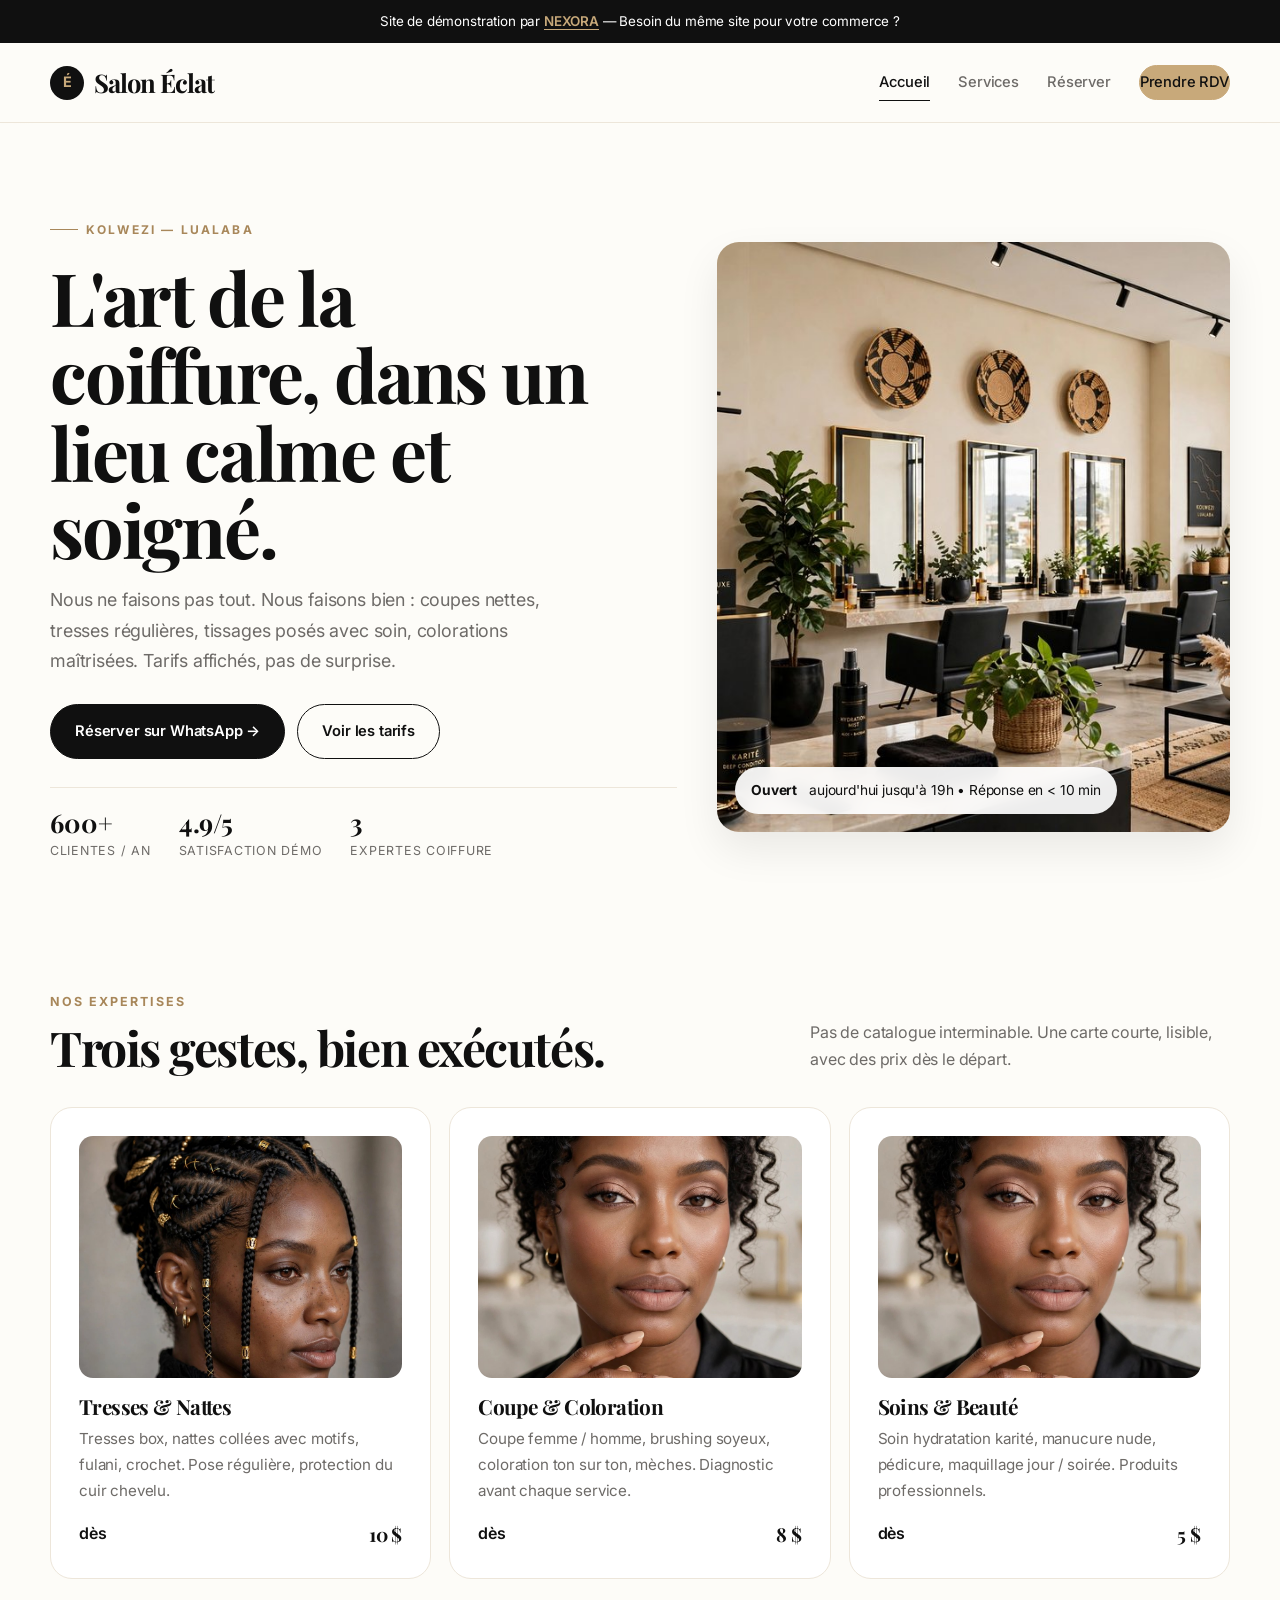
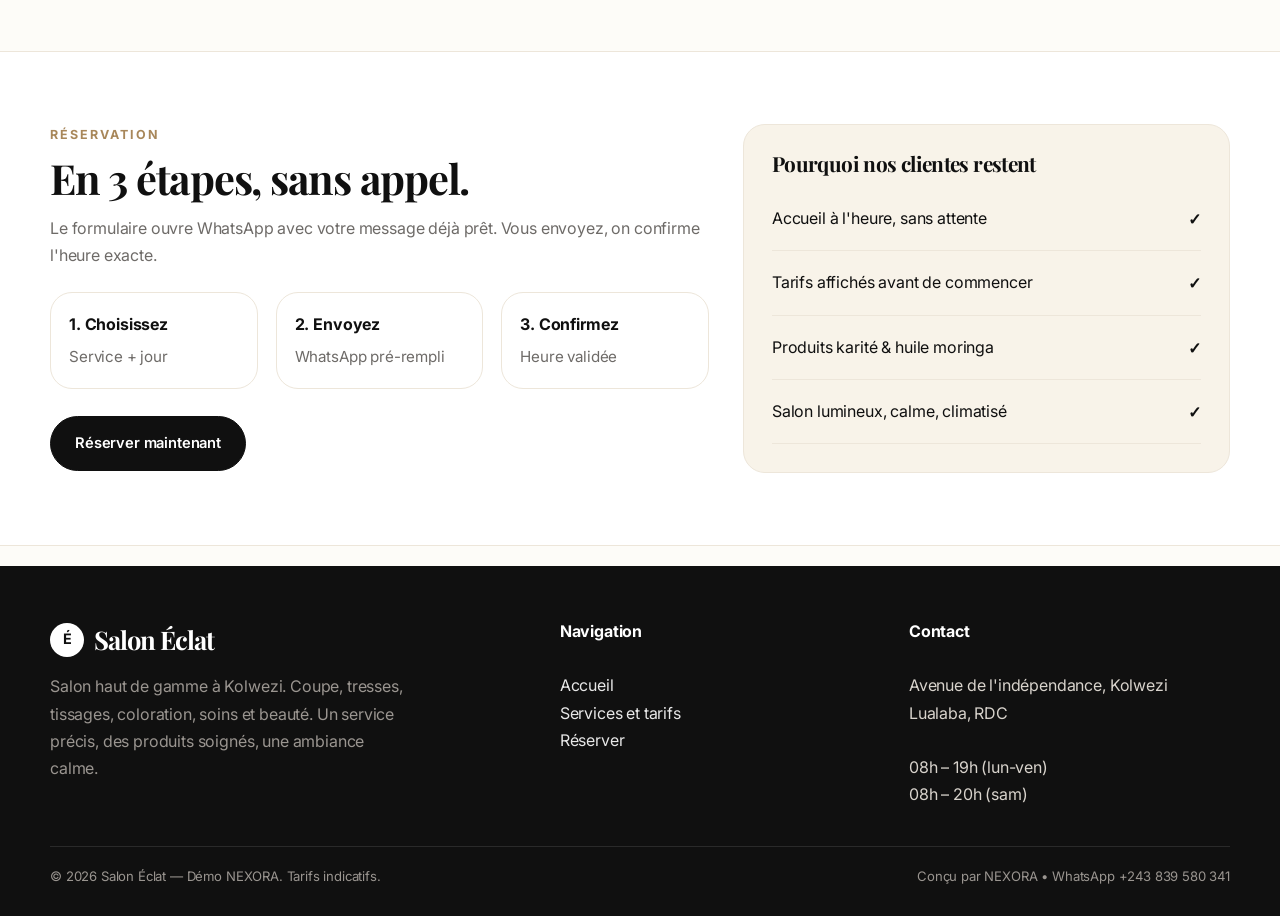
<file: index.html>
<!DOCTYPE html>
<html lang="fr"><head>
<meta charset="UTF-8"><meta name="viewport" content="width=device-width, initial-scale=1">
<title>Salon Éclat — Salon de coiffure haut de gamme à Kolwezi</title>
<meta name="description" content="Salon Éclat à Kolwezi : coupes, tresses, tissages, coloration et beauté. Réservation instantanée sur WhatsApp. Ambiance luxe, tarifs clairs.">
<link rel="preconnect" href="https://fonts.googleapis.com"><link rel="preconnect" href="https://fonts.gstatic.com" crossorigin>
<link href="https://fonts.googleapis.com/css2?family=Inter:wght@400;500;600&family=Playfair+Display:wght@600;700&display=swap" rel="stylesheet">
<meta property="og:title" content="Salon Éclat — Kolwezi"><meta property="og:description" content="Salon haut de gamme à Kolwezi. Réservez en 1 minute sur WhatsApp."><meta property="og:type" content="website"><meta property="og:image" content="og-image.jpg">
<meta name="theme-color" content="#101010"><link rel="icon" href="favicon.ico"><link rel="stylesheet" href="style.css">
<script type="application/ld+json">{"@context":"https://schema.org","@type":"HairSalon","name":"Salon Éclat","address":{"@type":"PostalAddress","addressLocality":"Kolwezi","addressRegion":"Lualaba","addressCountry":"CD"},"openingHours":"Mo-Fr 08:00-19:00, Sa 08:00-20:00"}</script>
</head><body>

<div class="demo">Site de démonstration par <a href="https://wa.me/243839580341?text=Bonjour%20NEXORA%2C%20j%27ai%20vu%20le%20nouveau%20site%20Salon%20%C3%89clat" target="_blank" rel="noopener">NEXORA</a> — Besoin du même site pour votre commerce ?</div>
<header class="top"><div class="wrap nav">
<a class="logo" href="index.html"><i>É</i> Salon Éclat</a>
<nav class="nav-links" aria-label="Navigation">
<a href="index.html" aria-current="page">Accueil</a>
<a href="services.html" >Services</a>
<a href="contact.html" >Réserver</a>
<a class="btn gold" href="contact.html">Prendre RDV</a>
</nav>
</div></header>

<main>
<div class="wrap hero">
<div>
<div class="kicker">Kolwezi — Lualaba</div>
<h1>L'art de la coiffure, dans un lieu calme et soigné.</h1>
<p class="lead">Nous ne faisons pas tout. Nous faisons bien : coupes nettes, tresses régulières, tissages posés avec soin, colorations maîtrisées. Tarifs affichés, pas de surprise.</p>
<div class="acts"><a class="btn" href="contact.html">Réserver sur WhatsApp →</a><a class="btn ghost" href="services.html">Voir les tarifs</a></div>
<div class="stats"><div><b>600+</b><span>clientes / an</span></div><div><b>4.9/5</b><span>satisfaction démo</span></div><div><b>3</b><span>expertes coiffure</span></div></div>
</div>
<div class="hero-media">
<img src="hero.jpg" alt="Intérieur luxe Salon Éclat Kolwezi" loading="eager">
<div class="badge"><b>Ouvert</b> aujourd'hui jusqu'à 19h • Réponse en &lt; 10 min</div>
</div>
</div>

<section><div class="wrap">
<div class="section-head"><div><div class="eyebrow">Nos expertises</div><h2>Trois gestes, bien exécutés.</h2></div><p>Pas de catalogue interminable. Une carte courte, lisible, avec des prix dès le départ.</p></div>
<div class="grid">
<article class="card"><img src="tresse.jpg" alt="Tresses avec perles dorées" loading="lazy"><h3>Tresses & Nattes</h3><p>Tresses box, nattes collées avec motifs, fulani, crochet. Pose régulière, protection du cuir chevelu.</p><div class="price"><span>dès</span><b>10 $</b></div></article>
<article class="card"><img src="coupe.jpg" alt="Coiffure femme élégante" loading="lazy"><h3>Coupe & Coloration</h3><p>Coupe femme / homme, brushing soyeux, coloration ton sur ton, mèches. Diagnostic avant chaque service.</p><div class="price"><span>dès</span><b>8 $</b></div></article>
<article class="card"><img src="soin.jpg" alt="Soin beauté manucure" loading="lazy"><h3>Soins & Beauté</h3><p>Soin hydratation karité, manucure nude, pédicure, maquillage jour / soirée. Produits professionnels.</p><div class="price"><span>dès</span><b>5 $</b></div></article>
</div>
</div></section>

<section style="background:#fff;border-block:1px solid var(--line)"><div class="wrap two">
<div><div class="eyebrow">Réservation</div><h2 style="font-size:clamp(1.8rem,4vw,2.6rem);margin-bottom:16px">En 3 étapes, sans appel.</h2><p style="color:var(--muted);margin-bottom:22px">Le formulaire ouvre WhatsApp avec votre message déjà prêt. Vous envoyez, on confirme l'heure exacte.</p>
<div class="grid" style="grid-template-columns:1fr 1fr 1fr"><div class="card" style="padding:18px"><b>1. Choisissez</b><p style="margin-top:6px">Service + jour</p></div><div class="card" style="padding:18px"><b>2. Envoyez</b><p style="margin-top:6px">WhatsApp pré-rempli</p></div><div class="card" style="padding:18px"><b>3. Confirmez</b><p style="margin-top:6px">Heure validée</p></div></div>
<br><a class="btn" href="contact.html">Réserver maintenant</a>
</div>
<div class="card" style="background:var(--paper-2)"><h3 style="margin-bottom:12px">Pourquoi nos clientes restent</h3><ul class="list"><li><span>Accueil à l'heure, sans attente</span><b>✓</b></li><li><span>Tarifs affichés avant de commencer</span><b>✓</b></li><li><span>Produits karité & huile moringa</span><b>✓</b></li><li><span>Salon lumineux, calme, climatisé</span><b>✓</b></li></ul></div>
</div></section>
</main>

<footer><div class="wrap">
<div><div class="logo" style="color:#fff;margin-bottom:12px"><i style="background:#fff;color:#101010">É</i> Salon Éclat</div>
<p style="max-width:36ch;color:#9A9590">Salon haut de gamme à Kolwezi. Coupe, tresses, tissages, coloration, soins et beauté. Un service précis, des produits soignés, une ambiance calme.</p></div>
<div><strong style="color:#fff">Navigation</strong><br><br><a href="index.html">Accueil</a><br><a href="services.html">Services et tarifs</a><br><a href="contact.html">Réserver</a></div>
<div><strong style="color:#fff">Contact</strong><br><br>Avenue de l'indépendance, Kolwezi<br>Lualaba, RDC<br><br>08h – 19h (lun-ven)<br>08h – 20h (sam)</div>
<div class="copy"><span>© 2026 Salon Éclat — Démo NEXORA. Tarifs indicatifs.</span><span>Conçu par NEXORA • WhatsApp +243 839 580 341</span></div>
</div></footer>

<script src="app.js" defer></script>
</body></html>
</file>
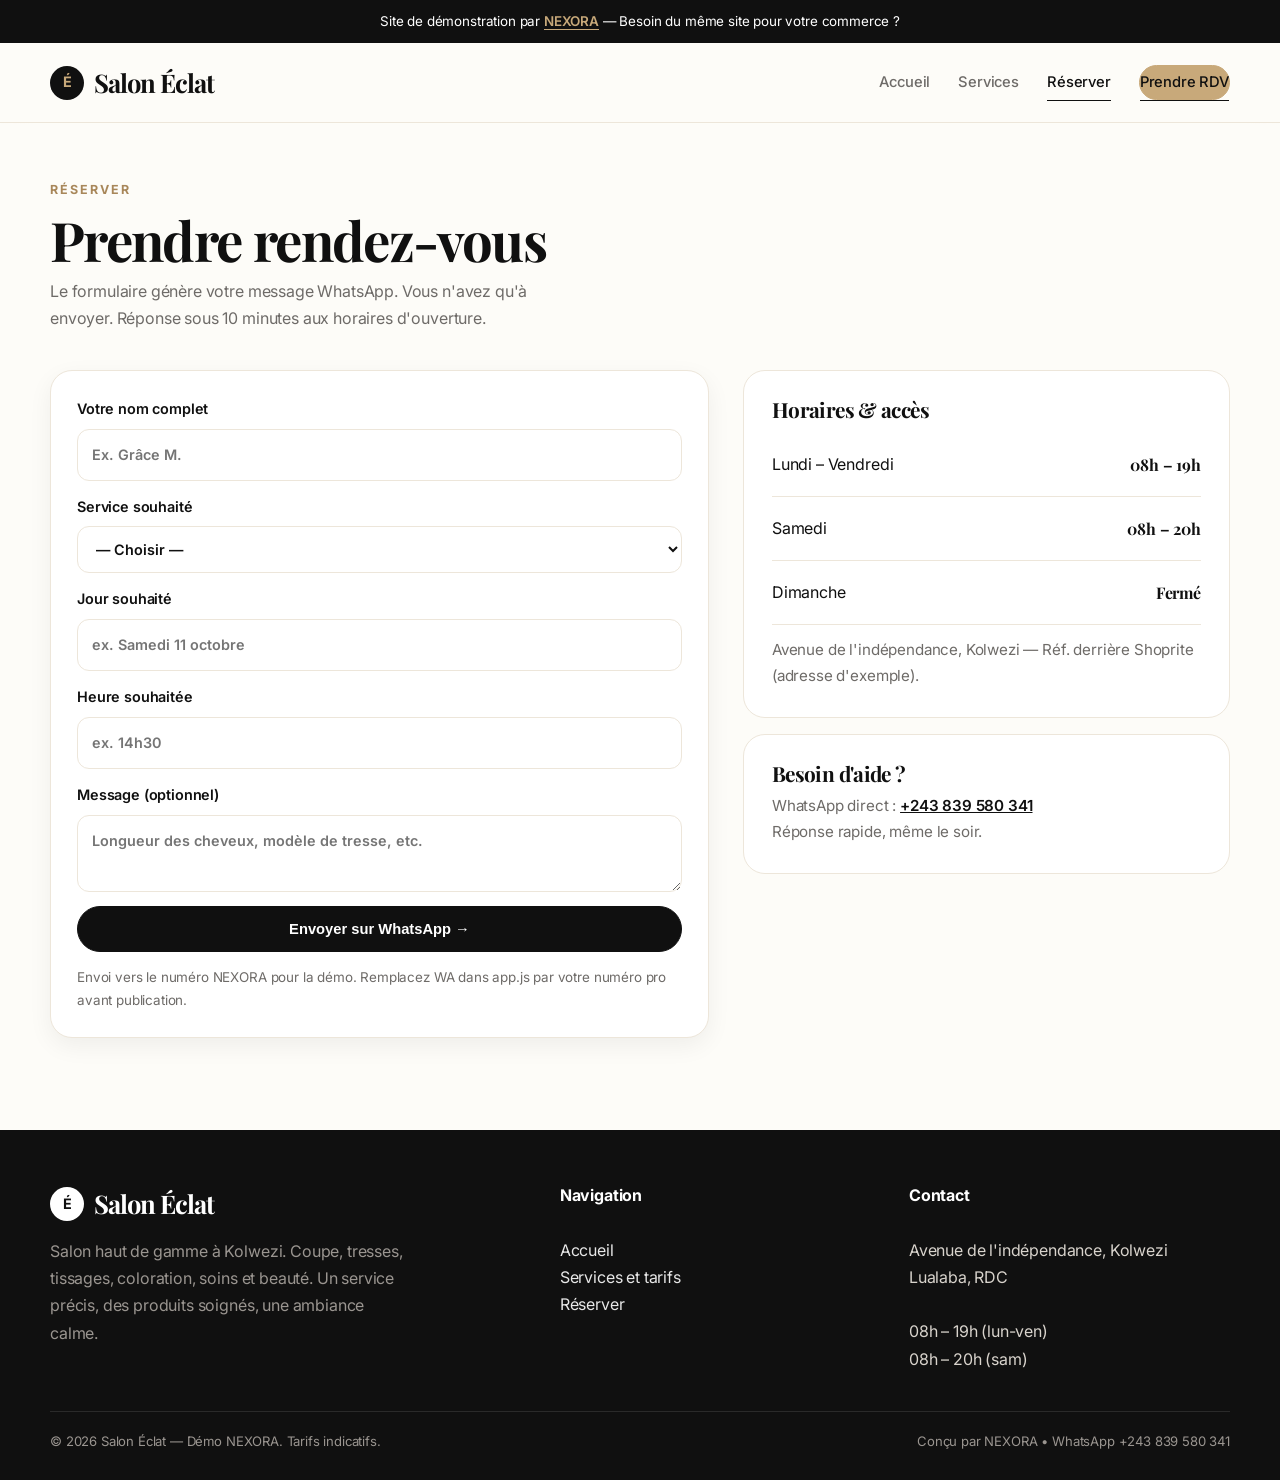
<file: contact.html>
<!DOCTYPE html>
<html lang="fr"><head>
<meta charset="UTF-8"><meta name="viewport" content="width=device-width, initial-scale=1">
<title>Réserver — Salon Éclat Kolwezi</title>
<meta name="description" content="Réservez au Salon Éclat Kolwezi via WhatsApp en 1 minute.">
<link href="https://fonts.googleapis.com/css2?family=Inter:wght@400;500;600&family=Playfair+Display:wght@600;700&display=swap" rel="stylesheet">
<link rel="stylesheet" href="style.css">
</head><body>

<div class="demo">Site de démonstration par <a href="https://wa.me/243839580341?text=Bonjour%20NEXORA%2C%20j%27ai%20vu%20le%20nouveau%20site%20Salon%20%C3%89clat" target="_blank" rel="noopener">NEXORA</a> — Besoin du même site pour votre commerce ?</div>
<header class="top"><div class="wrap nav">
<a class="logo" href="index.html"><i>É</i> Salon Éclat</a>
<nav class="nav-links" aria-label="Navigation">
<a href="index.html" >Accueil</a>
<a href="services.html" >Services</a>
<a href="contact.html" aria-current="page">Réserver</a>
<a class="btn gold" href="contact.html">Prendre RDV</a>
</nav>
</div></header>

<main><div class="wrap" style="padding:56px 0 18px"><div class="eyebrow">Réserver</div><h1 style="font-size:clamp(2.2rem,5vw,3.4rem)">Prendre rendez-vous</h1><p style="color:var(--muted);max-width:50ch;margin-top:10px">Le formulaire génère votre message WhatsApp. Vous n'avez qu'à envoyer. Réponse sous 10 minutes aux horaires d'ouverture.</p></div>
<section style="padding-top:20px"><div class="wrap two">
<form id="resa">
<label>Votre nom complet<input name="nom" required autocomplete="name" placeholder="Ex. Grâce M."></label>
<label>Service souhaité<select name="service" required><option value="">— Choisir —</option><option>Coupe femme</option><option>Coupe homme</option><option>Coloration</option><option>Cérémonie</option><option>Tresses box / fulani</option><option>Nattes collées</option><option>Pose de tissage</option><option>Soin karité</option><option>Manucure</option><option>Pédicure</option><option>Maquillage</option></select></label>
<label>Jour souhaité<input name="jour" required placeholder="ex. Samedi 11 octobre"></label>
<label>Heure souhaitée<input name="heure" placeholder="ex. 14h30"></label>
<label>Message (optionnel)<textarea name="detail" rows="2" placeholder="Longueur des cheveux, modèle de tresse, etc."></textarea></label>
<button class="btn" type="submit">Envoyer sur WhatsApp →</button>
<p class="note">Envoi vers le numéro NEXORA pour la démo. Remplacez WA dans app.js par votre numéro pro avant publication.</p>
</form>
<div>
<div class="card"><h3>Horaires & accès</h3><ul class="list" style="margin-top:12px"><li><span>Lundi – Vendredi</span><b>08h – 19h</b></li><li><span>Samedi</span><b>08h – 20h</b></li><li><span>Dimanche</span><b>Fermé</b></li></ul><p style="color:var(--muted);margin-top:12px">Avenue de l'indépendance, Kolwezi — Réf. derrière Shoprite (adresse d'exemple).</p></div>
<div class="card" style="margin-top:16px"><h3>Besoin d'aide ?</h3><p style="color:var(--muted)">WhatsApp direct : <a href="https://wa.me/243839580341" style="color:var(--ink);font-weight:600">+243 839 580 341</a><br>Réponse rapide, même le soir.</p></div>
</div>
</div></section>
</main>

<footer><div class="wrap">
<div><div class="logo" style="color:#fff;margin-bottom:12px"><i style="background:#fff;color:#101010">É</i> Salon Éclat</div>
<p style="max-width:36ch;color:#9A9590">Salon haut de gamme à Kolwezi. Coupe, tresses, tissages, coloration, soins et beauté. Un service précis, des produits soignés, une ambiance calme.</p></div>
<div><strong style="color:#fff">Navigation</strong><br><br><a href="index.html">Accueil</a><br><a href="services.html">Services et tarifs</a><br><a href="contact.html">Réserver</a></div>
<div><strong style="color:#fff">Contact</strong><br><br>Avenue de l'indépendance, Kolwezi<br>Lualaba, RDC<br><br>08h – 19h (lun-ven)<br>08h – 20h (sam)</div>
<div class="copy"><span>© 2026 Salon Éclat — Démo NEXORA. Tarifs indicatifs.</span><span>Conçu par NEXORA • WhatsApp +243 839 580 341</span></div>
</div></footer>

<script src="app.js" defer></script>
</body></html>
</file>
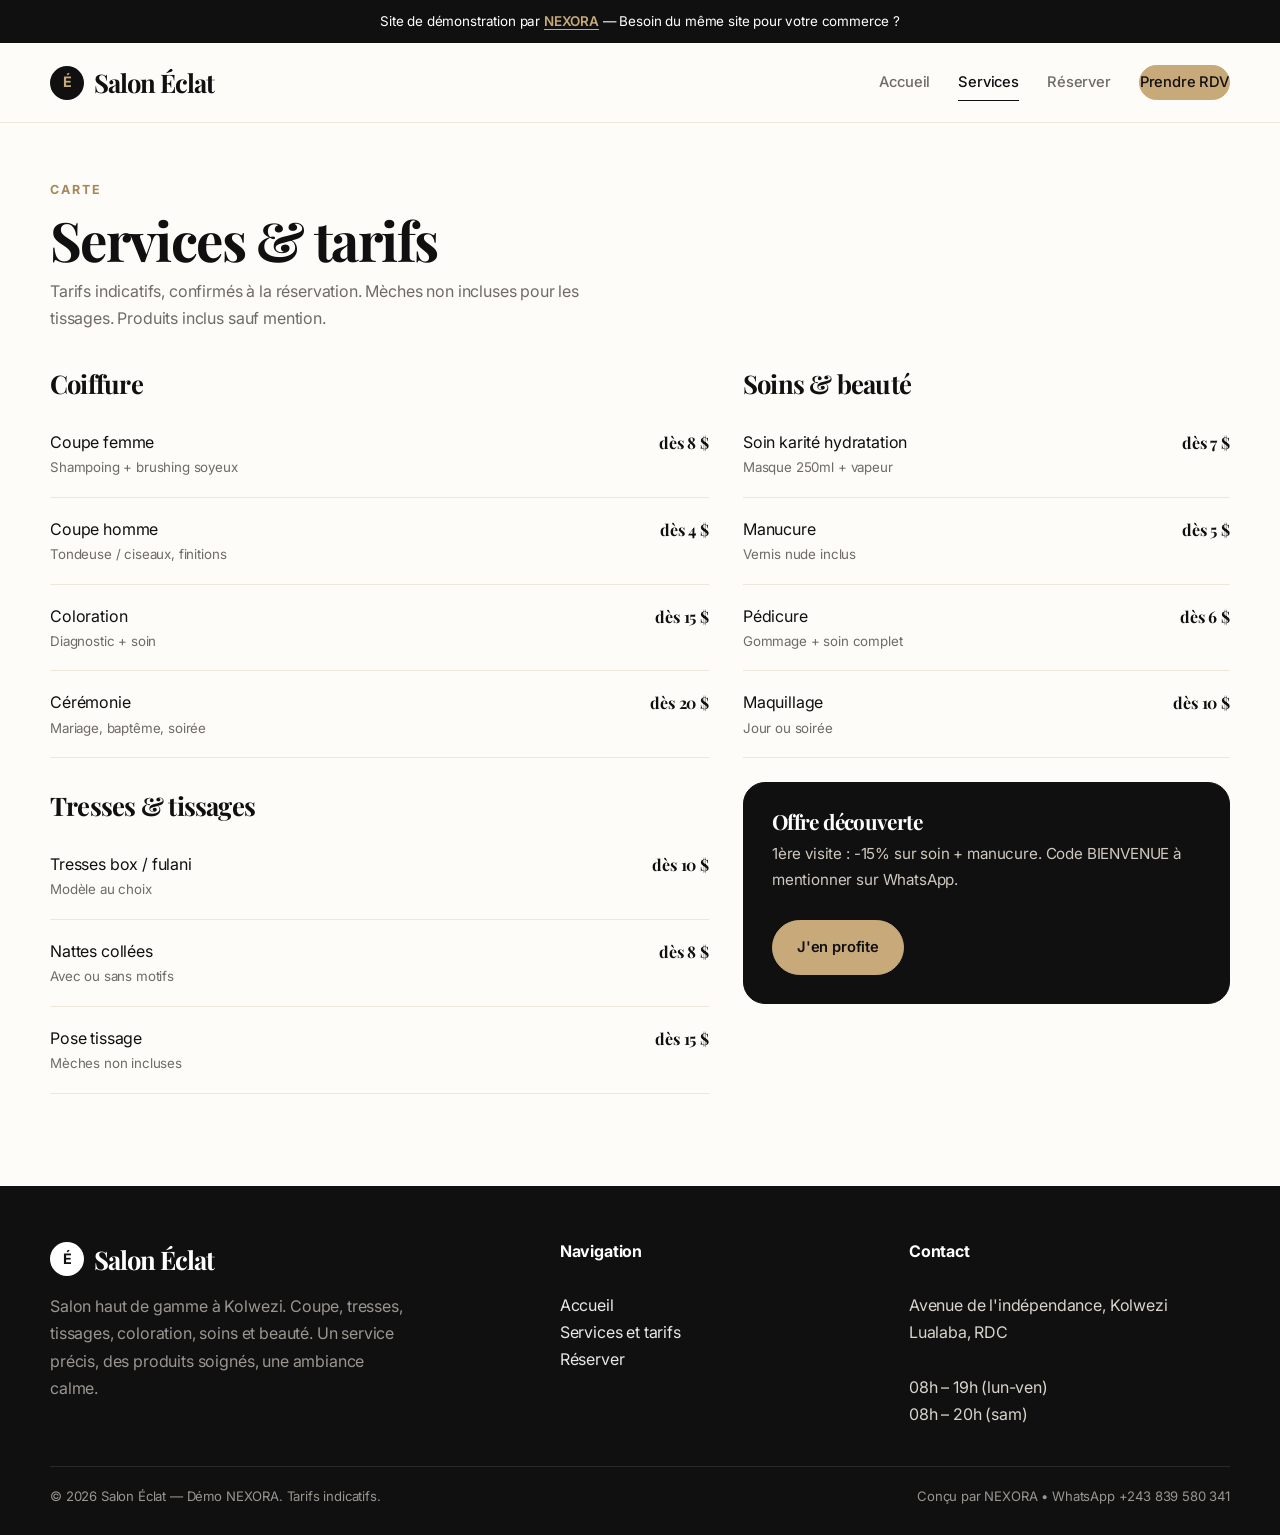
<file: services.html>
<!DOCTYPE html>
<html lang="fr"><head>
<meta charset="UTF-8"><meta name="viewport" content="width=device-width, initial-scale=1">
<title>Services et tarifs — Salon Éclat Kolwezi</title>
<meta name="description" content="Tarifs Salon Éclat Kolwezi : coupes, tresses, tissages, coloration, soins, manucure, maquillage. Tarifs clairs.">
<link href="https://fonts.googleapis.com/css2?family=Inter:wght@400;500;600&family=Playfair+Display:wght@600;700&display=swap" rel="stylesheet">
<link rel="stylesheet" href="style.css">
</head><body>

<div class="demo">Site de démonstration par <a href="https://wa.me/243839580341?text=Bonjour%20NEXORA%2C%20j%27ai%20vu%20le%20nouveau%20site%20Salon%20%C3%89clat" target="_blank" rel="noopener">NEXORA</a> — Besoin du même site pour votre commerce ?</div>
<header class="top"><div class="wrap nav">
<a class="logo" href="index.html"><i>É</i> Salon Éclat</a>
<nav class="nav-links" aria-label="Navigation">
<a href="index.html" >Accueil</a>
<a href="services.html" aria-current="page">Services</a>
<a href="contact.html" >Réserver</a>
<a class="btn gold" href="contact.html">Prendre RDV</a>
</nav>
</div></header>

<main><div class="wrap" style="padding:56px 0 10px"><div class="eyebrow">Carte</div><h1 style="font-size:clamp(2.2rem,5vw,3.4rem)">Services & tarifs</h1><p style="color:var(--muted);max-width:56ch;margin-top:10px">Tarifs indicatifs, confirmés à la réservation. Mèches non incluses pour les tissages. Produits inclus sauf mention.</p></div>
<section style="padding-top:28px"><div class="wrap two">
<div>
<h2 style="font-size:1.6rem;margin-bottom:14px">Coiffure</h2>
<ul class="list"><li><span>Coupe femme <small>Shampoing + brushing soyeux</small></span><b>dès 8 $</b></li><li><span>Coupe homme <small>Tondeuse / ciseaux, finitions</small></span><b>dès 4 $</b></li><li><span>Coloration <small>Diagnostic + soin</small></span><b>dès 15 $</b></li><li><span>Cérémonie <small>Mariage, baptême, soirée</small></span><b>dès 20 $</b></li></ul>
<h2 style="font-size:1.6rem;margin:34px 0 14px">Tresses & tissages</h2>
<ul class="list"><li><span>Tresses box / fulani <small>Modèle au choix</small></span><b>dès 10 $</b></li><li><span>Nattes collées <small>Avec ou sans motifs</small></span><b>dès 8 $</b></li><li><span>Pose tissage <small>Mèches non incluses</small></span><b>dès 15 $</b></li></ul>
</div>
<div>
<h2 style="font-size:1.6rem;margin-bottom:14px">Soins & beauté</h2>
<ul class="list"><li><span>Soin karité hydratation <small>Masque 250ml + vapeur</small></span><b>dès 7 $</b></li><li><span>Manucure <small>Vernis nude inclus</small></span><b>dès 5 $</b></li><li><span>Pédicure <small>Gommage + soin complet</small></span><b>dès 6 $</b></li><li><span>Maquillage <small>Jour ou soirée</small></span><b>dès 10 $</b></li></ul>
<div class="card" style="margin-top:24px;background:var(--ink);color:#fff;border-color:var(--ink)"><h3 style="color:#fff">Offre découverte</h3><p style="color:#CFC8C0">1ère visite : -15% sur soin + manucure. Code BIENVENUE à mentionner sur WhatsApp.</p><br><a class="btn gold" href="contact.html">J'en profite</a></div>
</div>
</div></section>
</main>

<footer><div class="wrap">
<div><div class="logo" style="color:#fff;margin-bottom:12px"><i style="background:#fff;color:#101010">É</i> Salon Éclat</div>
<p style="max-width:36ch;color:#9A9590">Salon haut de gamme à Kolwezi. Coupe, tresses, tissages, coloration, soins et beauté. Un service précis, des produits soignés, une ambiance calme.</p></div>
<div><strong style="color:#fff">Navigation</strong><br><br><a href="index.html">Accueil</a><br><a href="services.html">Services et tarifs</a><br><a href="contact.html">Réserver</a></div>
<div><strong style="color:#fff">Contact</strong><br><br>Avenue de l'indépendance, Kolwezi<br>Lualaba, RDC<br><br>08h – 19h (lun-ven)<br>08h – 20h (sam)</div>
<div class="copy"><span>© 2026 Salon Éclat — Démo NEXORA. Tarifs indicatifs.</span><span>Conçu par NEXORA • WhatsApp +243 839 580 341</span></div>
</div></footer>

</body></html>
</file>
<file: style.css>
/* Salon Éclat — Refonte Pro 2026 by NEXORA - Luxe Noir/Crème/Doré */
:root{
  --bg:#FDFCF8;--ink:#101010;--ink-2:#2B2B2B;--muted:#6E6B68;--line:#EDE6DA;--paper:#FFFFFF;--paper-2:#F8F3E9;
  --gold:#C8A97A;--gold-2:#A8875A;--gold-light:#F0E6D3;--radius:22px;--radius-sm:14px;
  --shadow:0 18px 40px rgba(16,16,16,.08);--shadow-sm:0 8px 24px rgba(16,16,16,.06);--max:1180px;
}
*{box-sizing:border-box;margin:0;padding:0}
html{scroll-behavior:smooth;scroll-padding-top:96px}
body{font-family:"Inter",system-ui,-apple-system,Segoe UI,Roboto,sans-serif;background:var(--bg);color:var(--ink);line-height:1.7;-webkit-font-smoothing:antialiased;letter-spacing:-.01em}
h1,h2,h3,.serif{font-family:"Playfair Display",Georgia,serif;letter-spacing:-.03em;line-height:1.05}
a{color:inherit}img{display:block;max-width:100%}
.demo{background:var(--ink);color:#fff;text-align:center;padding:10px 18px;font-size:.84rem}
.demo a{color:var(--gold);font-weight:600;text-decoration:none;border-bottom:1px solid currentColor}
.top{position:sticky;top:0;z-index:20;background:rgba(253,252,248,.86);backdrop-filter:saturate(1.2) blur(14px);border-bottom:1px solid var(--line)}
.wrap{width:min(100% - 32px, var(--max));margin:0 auto}
.nav{display:flex;align-items:center;justify-content:space-between;gap:18px;padding:18px 0}
.logo{font-family:"Playfair Display",serif;font-size:1.6rem;font-weight:700;letter-spacing:-.04em;text-decoration:none;display:flex;align-items:center;gap:10px}
.logo i{width:34px;height:34px;border-radius:50%;background:var(--ink);color:var(--gold);display:grid;place-items:center;font-style:normal;font-size:.9rem;font-family:Inter}
.nav-links{display:flex;gap:28px;align-items:center}
.nav-links a{text-decoration:none;font-size:.92rem;font-weight:500;color:var(--muted);position:relative;padding:4px 0}
.nav-links a[aria-current],.nav-links a:hover{color:var(--ink)}
.nav-links a[aria-current]::after{content:"";position:absolute;left:0;right:0;bottom:-2px;height:1px;background:var(--ink)}
.btn{display:inline-flex;align-items:center;justify-content:center;gap:8px;background:var(--ink);color:#fff;padding:14px 24px;border-radius:999px;font-weight:600;font-size:.92rem;text-decoration:none;border:1.5px solid var(--ink);transition:.2s ease;cursor:pointer}
.btn:hover{background:var(--ink-2);transform:translateY(-1px);box-shadow:var(--shadow-sm)}
.btn.ghost{background:transparent;color:var(--ink)}
.btn.ghost:hover{background:var(--paper-2)}
.btn.gold{background:var(--gold);border-color:var(--gold);color:var(--ink)}
.btn.gold:hover{background:var(--gold-2);border-color:var(--gold-2)}
.hero{padding:88px 0 56px;display:grid;grid-template-columns:1.1fr .9fr;gap:40px;align-items:center}
.kicker{display:inline-flex;align-items:center;gap:8px;font-size:.75rem;letter-spacing:.18em;text-transform:uppercase;font-weight:700;color:var(--gold-2);margin-bottom:18px}
.kicker::before{content:"";width:28px;height:1px;background:var(--gold-2)}
.hero h1{font-size:clamp(2.6rem,6vw,4.6rem);max-width:12ch;margin-bottom:18px}
.hero p.lead{font-size:1.12rem;color:var(--muted);max-width:48ch;margin-bottom:28px}
.acts{display:flex;gap:12px;flex-wrap:wrap;margin-bottom:28px}
.stats{display:flex;gap:28px;border-top:1px solid var(--line);padding-top:22px;margin-top:8px}
.stats b{font-family:"Playfair Display";font-size:1.6rem;display:block;line-height:1}
.stats span{font-size:.78rem;color:var(--muted);letter-spacing:.06em;text-transform:uppercase}
.hero-media{position:relative;border-radius:var(--radius);overflow:hidden;aspect-ratio:4/4.6;background:var(--paper-2);box-shadow:var(--shadow)}
.hero-media img{width:100%;height:100%;object-fit:cover}
.badge{position:absolute;left:18px;bottom:18px;background:rgba(255,255,255,.92);backdrop-filter:blur(8px);padding:12px 16px;border-radius:999px;display:flex;gap:12px;align-items:center;box-shadow:var(--shadow-sm);font-size:.86rem}
.badge b{font-weight:700}
section{padding:72px 0}
.section-head{display:flex;justify-content:space-between;align-items:end;gap:20px;margin-bottom:34px;flex-wrap:wrap}
.section-head h2{font-size:clamp(2rem,4.5vw,3rem)}
.section-head p{color:var(--muted);max-width:42ch}
.eyebrow{font-size:.78rem;letter-spacing:.16em;text-transform:uppercase;font-weight:700;color:var(--gold-2);margin-bottom:10px}
.grid{display:grid;grid-template-columns:repeat(3,1fr);gap:18px}
.card{background:var(--paper);border:1px solid var(--line);border-radius:var(--radius);padding:28px;transition:.25s ease}
.card:hover{transform:translateY(-4px);box-shadow:var(--shadow);border-color:var(--line)}
.card img{border-radius:14px;margin-bottom:18px;aspect-ratio:4/3;object-fit:cover}
.card h3{font-size:1.3rem;margin-bottom:8px}
.card p{color:var(--muted);font-size:.95rem}
.price{margin-top:14px;display:flex;justify-content:space-between;align-items:center;font-weight:600}
.price b{font-family:"Playfair Display";font-size:1.2rem}
.list{list-style:none}
.list li{display:flex;justify-content:space-between;gap:20px;padding:18px 0;border-bottom:1px solid var(--line)}
.list small{display:block;color:var(--muted);font-weight:400}
.list b{font-family:"Playfair Display";white-space:nowrap}
.two{display:grid;grid-template-columns:1.15fr .85fr;gap:34px}
form{display:grid;gap:14px;background:var(--paper);border:1px solid var(--line);border-radius:var(--radius);padding:26px;box-shadow:var(--shadow-sm)}
label{font-weight:600;font-size:.9rem;display:grid;gap:7px}
input,select,textarea{font:inherit;padding:13px 14px;border:1px solid var(--line);border-radius:12px;background:#fff;color:var(--ink);outline:none;transition:.15s}
input:focus,select:focus,textarea:focus{border-color:var(--gold);box-shadow:0 0 0 4px var(--gold-light)}
.note{font-size:.84rem;color:var(--muted)}
footer{background:var(--ink);color:#D8D3CC;padding:52px 0 28px;margin-top:20px}
footer .wrap{display:grid;grid-template-columns:1.2fr .8fr .8fr;gap:28px}
footer a{color:#fff;text-decoration:none;opacity:.9}
footer a:hover{opacity:1;text-decoration:underline}
.copy{grid-column:1/-1;border-top:1px solid #2A2A2A;padding-top:18px;margin-top:10px;font-size:.82rem;color:#9A9590;display:flex;justify-content:space-between;gap:12px;flex-wrap:wrap}
@media(max-width:900px){.hero{grid-template-columns:1fr;padding:48px 0 24px}.hero-media{aspect-ratio:4/3;order:-1}.grid{grid-template-columns:1fr 1fr}.two{grid-template-columns:1fr}footer .wrap{grid-template-columns:1fr 1fr}}
@media(max-width:600px){.grid{grid-template-columns:1fr}.nav-links{gap:16px}.stats{gap:18px}footer .wrap{grid-template-columns:1fr}}
</file>
